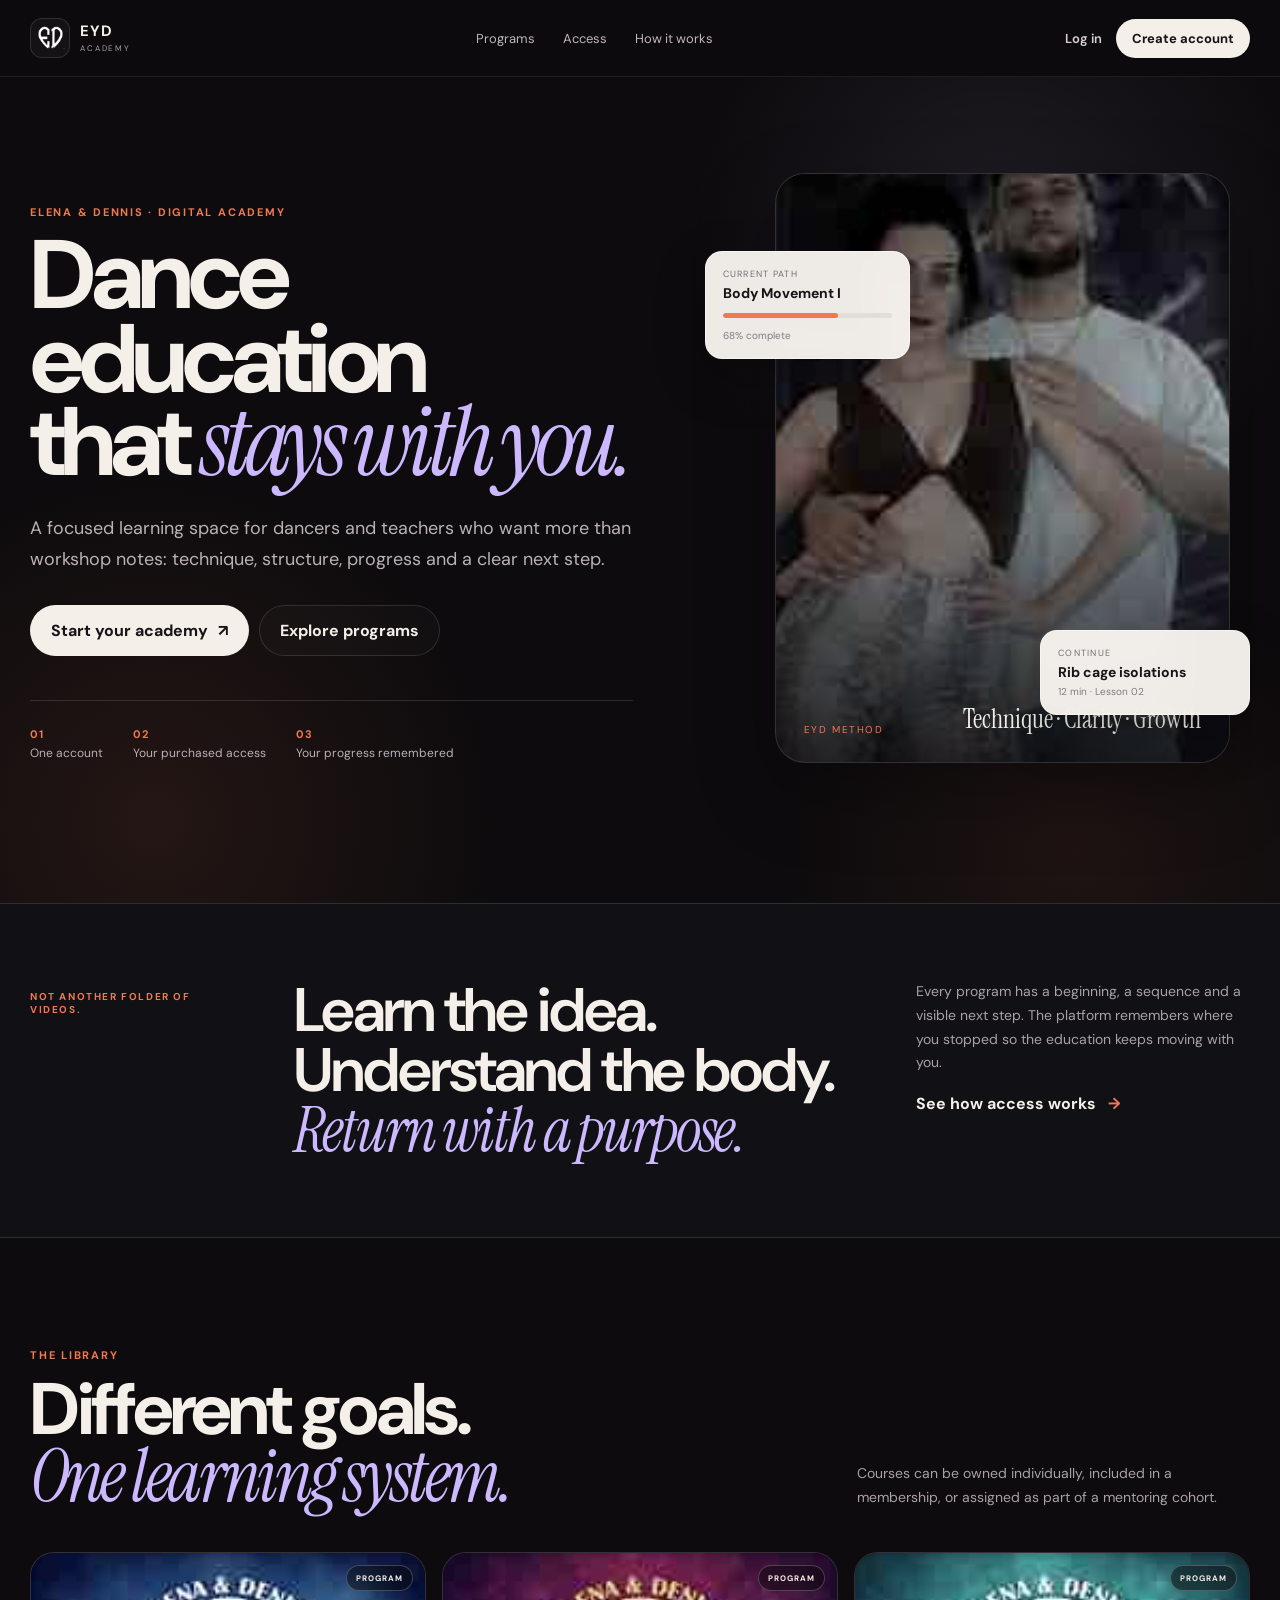
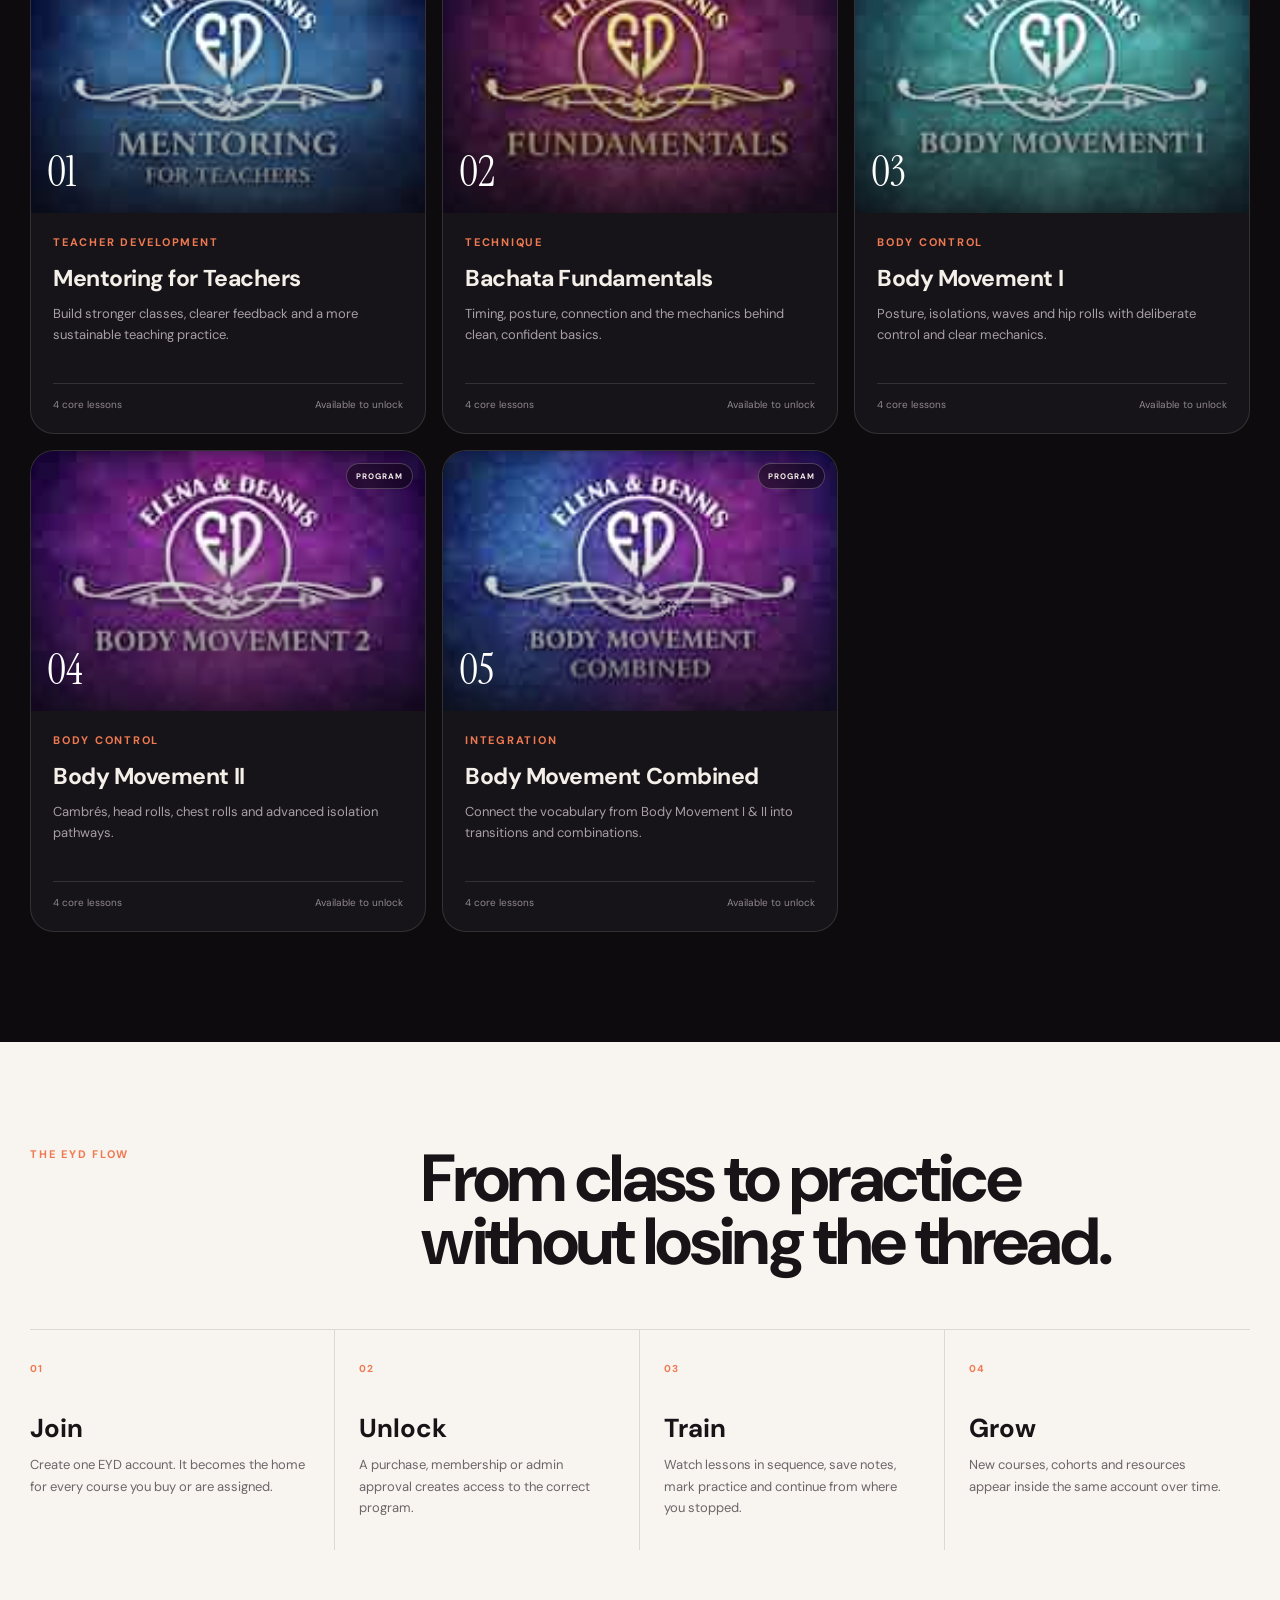
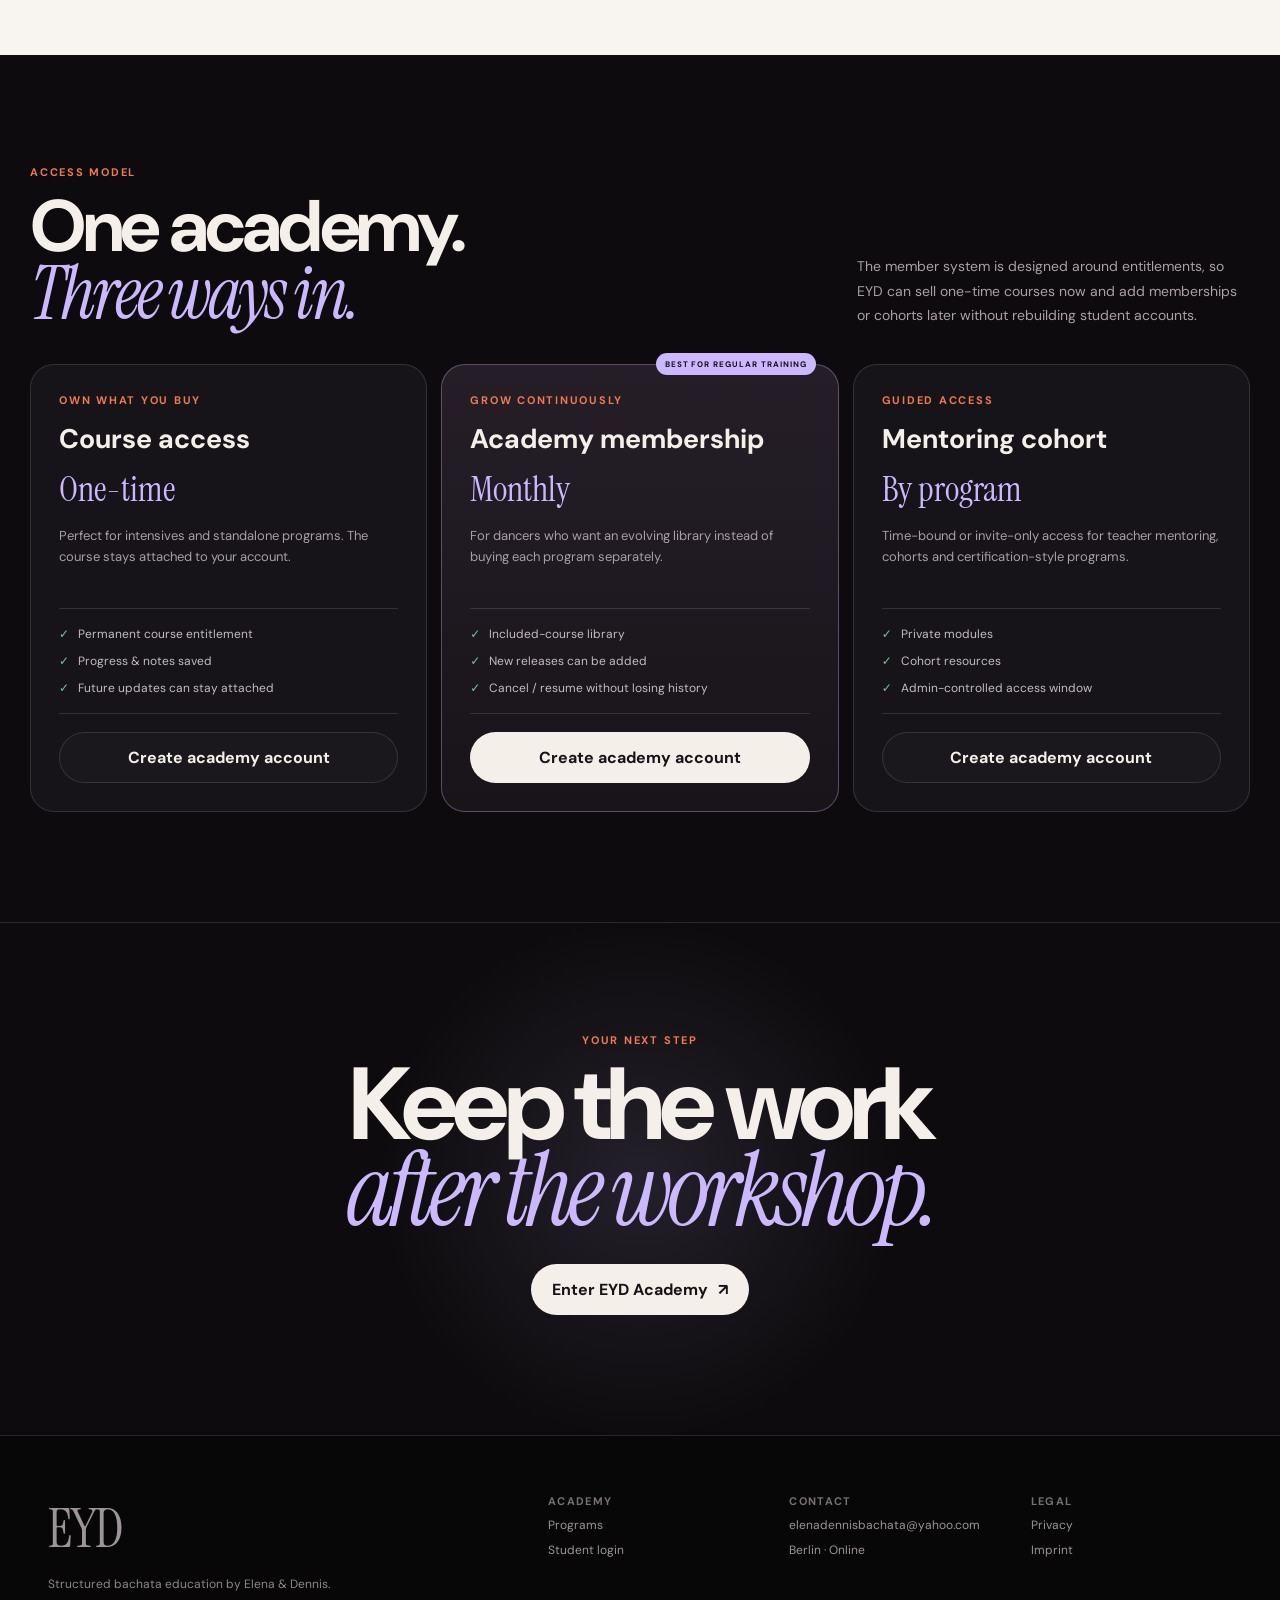
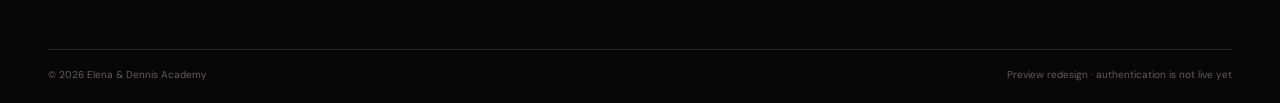
<file: index.html>
<!doctype html>
<html lang="en">
<head>
  <meta charset="utf-8">
  <meta name="viewport" content="width=device-width,initial-scale=1">
  <meta name="theme-color" content="#0d0b0d">
  <meta name="description" content="EYD Academy — structured bachata education for dancers and teachers by Elena & Dennis.">
  <title>EYD Academy — Train deeper. Keep growing.</title>
  <link rel="preconnect" href="https://fonts.googleapis.com">
  <link rel="preconnect" href="https://fonts.gstatic.com" crossorigin>
  <link href="https://fonts.googleapis.com/css2?family=DM+Sans:wght@400;500;600;700&family=Instrument+Serif:ital@0;1&display=swap" rel="stylesheet">
  <link rel="stylesheet" href="styles.css">
</head>
<body>
  <div id="app"></div>
  <div id="toast" class="toast" aria-live="polite"></div>
  <script src="app.js"></script>
</body>
</html>
</file>
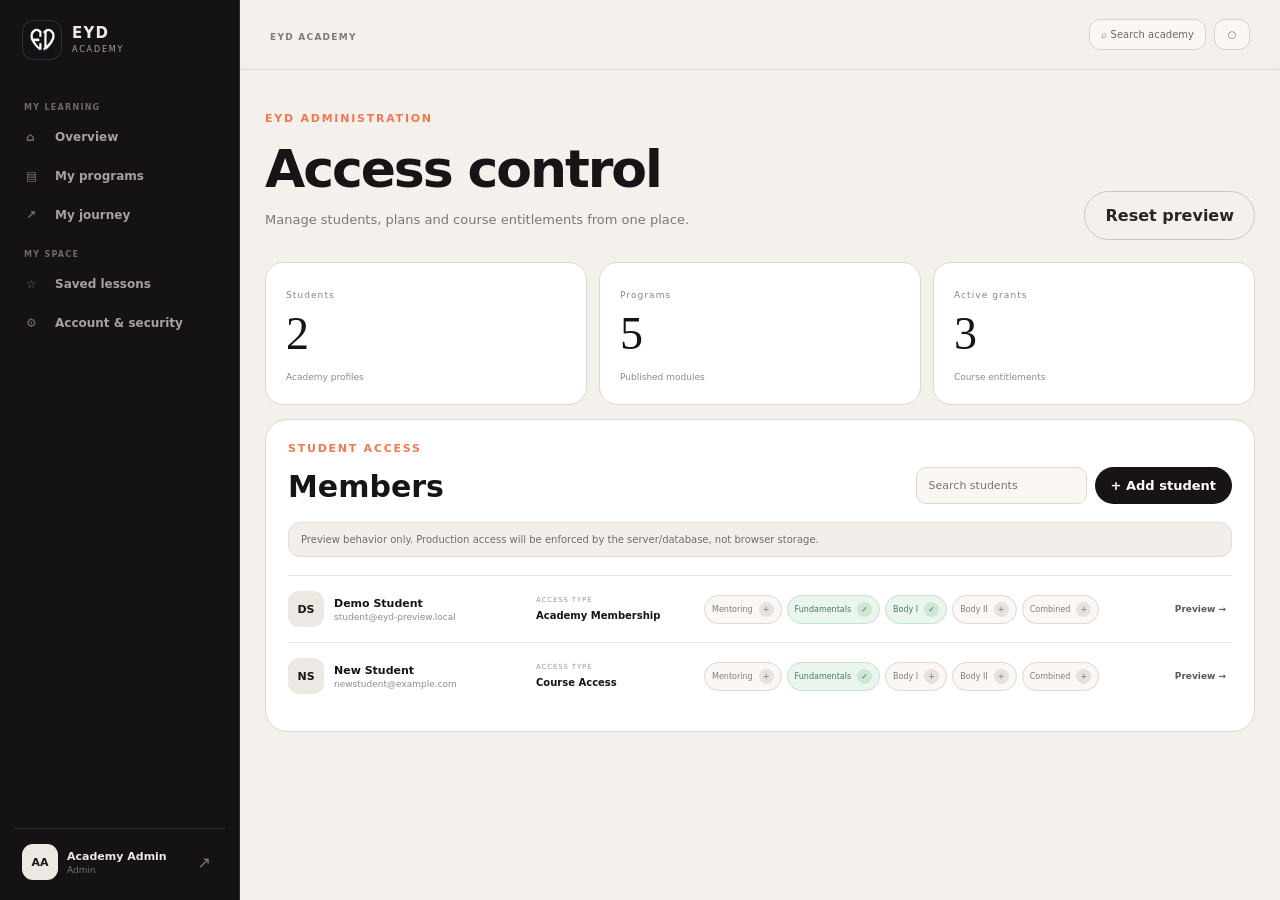
<file: admin-preview.html>
<!doctype html><meta charset="utf-8"><meta http-equiv="refresh" content="0; url=index.html?view=admin"><title>EYD Admin Preview</title><p>Opening <a href="index.html?view=admin">admin preview</a>…</p>
</file>
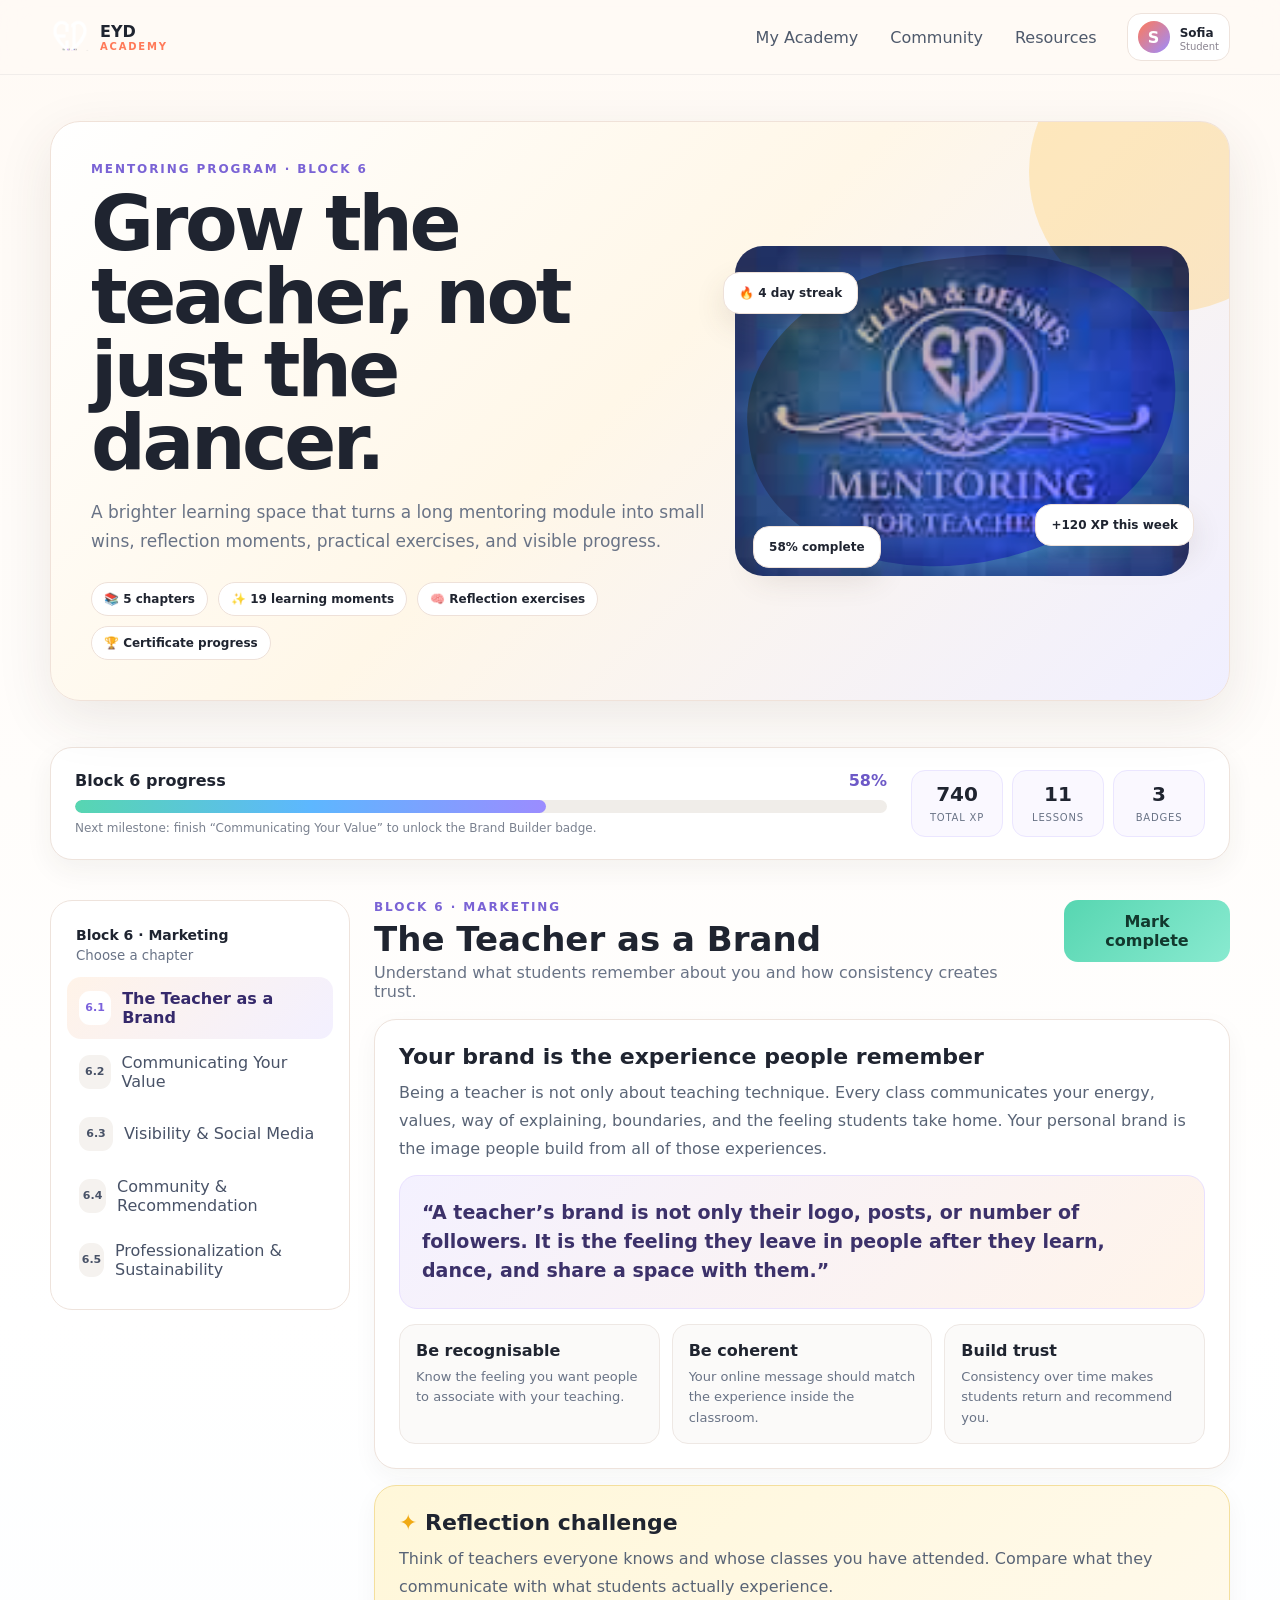
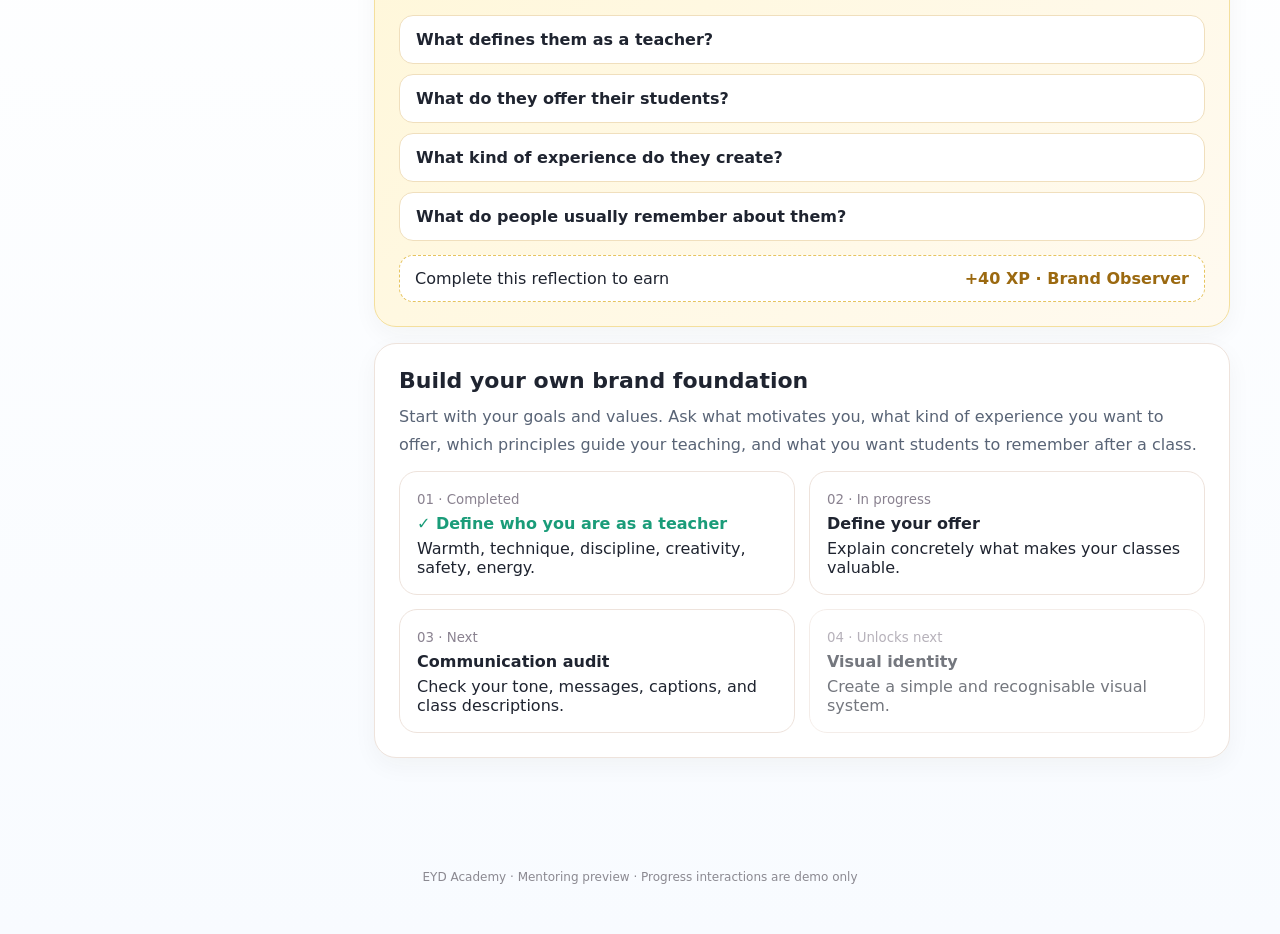
<file: mentoring-preview.html>
<!doctype html>
<html lang="en">
<head>
<meta charset="utf-8"><meta name="viewport" content="width=device-width,initial-scale=1">
<title>EYD Academy — Mentoring Preview</title>
<style>
:root{--ink:#1f2430;--muted:#697386;--cream:#fffaf5;--white:#fff;--peach:#ff7a59;--sun:#ffc857;--mint:#57d6b1;--lav:#9b8cff;--sky:#5db7ff;--line:#eadfd7;--shadow:0 18px 55px rgba(66,48,36,.10)}
*{box-sizing:border-box}body{margin:0;font-family:Inter,ui-sans-serif,system-ui,-apple-system,BlinkMacSystemFont,"Segoe UI",sans-serif;color:var(--ink);background:linear-gradient(180deg,#fffaf5 0,#fff 52%,#f8fbff 100%)}
button{font:inherit}.wrap{width:min(1180px,calc(100% - 36px));margin:auto}.nav{position:sticky;top:0;z-index:30;background:rgba(255,250,245,.86);backdrop-filter:blur(16px);border-bottom:1px solid rgba(31,36,48,.06)}.navin{height:74px;display:flex;align-items:center;gap:18px}.brand{display:flex;align-items:center;gap:10px;font-weight:900}.brand img{width:40px;height:40px;object-fit:contain}.brand small{display:block;color:var(--peach);font-size:10px;letter-spacing:.18em}.navlinks{margin-left:auto;display:flex;gap:8px}.nav button{border:0;background:transparent;border-radius:12px;padding:10px 12px;color:#4e596b;cursor:pointer}.nav button:hover{background:white}.profile{display:flex;align-items:center;gap:10px;background:white;border:1px solid #eee3dc;padding:7px 10px;border-radius:14px}.avatar{width:32px;height:32px;border-radius:50%;display:grid;place-items:center;font-weight:900;color:white;background:linear-gradient(135deg,var(--peach),var(--lav))}
.hero{padding:46px 0 28px}.heroCard{position:relative;overflow:hidden;display:grid;grid-template-columns:1.15fr .85fr;gap:30px;align-items:center;background:linear-gradient(135deg,#fff 0%,#fff7e8 48%,#f0efff 100%);border:1px solid #f0e2d9;border-radius:30px;padding:40px;box-shadow:var(--shadow)}.heroCard:before{content:"";position:absolute;width:280px;height:280px;border-radius:50%;right:-80px;top:-90px;background:rgba(255,200,87,.32)}.kicker{font-size:12px;font-weight:900;letter-spacing:.16em;text-transform:uppercase;color:#7a63d5}.hero h1{font-size:clamp(44px,6vw,78px);line-height:.95;margin:12px 0 18px;letter-spacing:-.045em}.hero p{font-size:17px;line-height:1.7;color:var(--muted);max-width:680px}.heroStats{display:flex;gap:10px;flex-wrap:wrap;margin-top:26px}.pill{background:white;border:1px solid #eee1d9;border-radius:999px;padding:9px 12px;font-size:12px;font-weight:800}.heroArt{position:relative;min-height:330px}.blob{position:absolute;inset:12px;border-radius:50% 45% 55% 48%;background:linear-gradient(135deg,#ffcf75,#9b8cff 72%);transform:rotate(-6deg)}.heroArt img{position:absolute;inset:0;width:100%;height:100%;object-fit:cover;border-radius:28px;mix-blend-mode:multiply;opacity:.88}.floating{position:absolute;background:white;border:1px solid #eee1d9;border-radius:16px;padding:13px 15px;box-shadow:0 12px 30px rgba(83,64,47,.12);font-size:12px;font-weight:800}.f1{left:-12px;top:26px}.f2{right:-5px;bottom:30px}.f3{left:18px;bottom:8px}
.progressShell{padding:18px 0 18px}.progressCard{display:grid;grid-template-columns:1fr auto;gap:24px;align-items:center;background:white;border:1px solid #eee3dc;border-radius:22px;padding:22px 24px;box-shadow:0 10px 28px rgba(48,44,38,.06)}.progressTitle{display:flex;justify-content:space-between;gap:18px;margin-bottom:10px}.progressbar{height:13px;background:#f0ede9;border-radius:999px;overflow:hidden}.progressbar i{display:block;width:58%;height:100%;border-radius:inherit;background:linear-gradient(90deg,var(--mint),var(--sky),var(--lav))}.xp{display:grid;grid-template-columns:repeat(3,auto);gap:9px}.xp div{min-width:92px;background:#faf8ff;border:1px solid #ebe6ff;border-radius:14px;padding:11px;text-align:center}.xp strong{display:block;font-size:20px}.xp span{font-size:10px;color:var(--muted);text-transform:uppercase;letter-spacing:.08em}
.main{padding:22px 0 70px;display:grid;grid-template-columns:300px 1fr;gap:24px}.sidebar{background:white;border:1px solid #eee3dc;border-radius:22px;padding:16px;height:max-content;position:sticky;top:96px}.sidehead{padding:8px 9px 12px}.sidehead b{font-size:14px}.sidehead small{display:block;color:var(--muted);margin-top:4px}.chapter{width:100%;text-align:left;border:0;background:transparent;border-radius:14px;padding:12px;margin:2px 0;cursor:pointer;display:flex;gap:11px;align-items:center;color:#485267}.chapter:hover{background:#fff8f2}.chapter.active{background:linear-gradient(135deg,#fff3e8,#f3f0ff);color:#35296b;font-weight:800}.num{width:34px;height:34px;border-radius:11px;display:grid;place-items:center;background:#f5f2ef;font-size:11px;font-weight:900}.chapter.active .num{background:white;color:#7b62dc}.content{min-width:0}.lessonTop{display:flex;justify-content:space-between;gap:20px;align-items:start;margin-bottom:18px}.lessonTop h2{font-size:34px;margin:5px 0 4px}.lessonTop p{color:var(--muted);margin:0}.complete{border:0;background:linear-gradient(135deg,var(--mint),#89ead0);padding:12px 16px;border-radius:14px;font-weight:900;color:#12392e;cursor:pointer}.complete:hover{transform:translateY(-1px)}
.card{background:white;border:1px solid #eee3dc;border-radius:22px;padding:24px;margin-bottom:16px;box-shadow:0 8px 25px rgba(55,44,34,.045)}.card h3{font-size:22px;margin:0 0 10px}.card p{line-height:1.75;color:#596476;margin:0 0 12px}.quote{background:linear-gradient(135deg,#f4f1ff,#fff4ea);border:1px solid #e9e0ff;border-radius:18px;padding:22px;font-size:19px;line-height:1.55;font-weight:800;color:#3c316a}.takeaway{display:grid;grid-template-columns:repeat(3,1fr);gap:12px;margin-top:15px}.takeaway div{border-radius:16px;padding:16px;background:#fbfaf9;border:1px solid #eee8e4}.takeaway b{display:block;margin-bottom:6px}.takeaway span{font-size:13px;line-height:1.5;color:var(--muted)}.activity{background:linear-gradient(135deg,#fff7d9,#fffaf0);border-color:#f4df9d}.activity h3:before{content:"✦ ";color:#f0aa15}.questions{display:grid;gap:10px;margin-top:14px}.q{padding:14px 16px;background:white;border:1px solid #f0dfbd;border-radius:14px;font-weight:700}.reward{display:flex;align-items:center;justify-content:space-between;gap:18px;margin-top:14px;background:#fff;border:1px dashed #e6c45f;border-radius:14px;padding:13px 15px}.reward strong{color:#9b6910}.lessonGrid{display:grid;grid-template-columns:repeat(2,1fr);gap:14px}.miniLesson{background:white;border:1px solid #eee3dc;border-radius:18px;padding:17px;cursor:pointer;transition:.18s}.miniLesson:hover{transform:translateY(-2px);box-shadow:0 12px 25px rgba(55,44,34,.08)}.miniLesson small{color:#8a8290}.miniLesson b{display:block;margin:6px 0}.done{color:#1a9c79}.locked{opacity:.62}.footer{text-align:center;color:#8b8991;padding:26px 0 50px;font-size:12px}
@media(max-width:900px){.heroCard{grid-template-columns:1fr}.heroArt{min-height:260px}.main{grid-template-columns:1fr}.sidebar{position:static;display:flex;overflow:auto;gap:6px}.chapter{min-width:200px}.xp{display:none}.takeaway,.lessonGrid{grid-template-columns:1fr}.navlinks{display:none}}
</style>
</head><body>
<div class="nav"><div class="wrap navin"><div class="brand"><img src="assets/eyd-logo.png"><div>EYD <small>ACADEMY</small></div></div><div class="navlinks"><button>My Academy</button><button>Community</button><button>Resources</button></div><div class="profile"><div class="avatar">S</div><div><b style="font-size:12px">Sofia</b><div style="font-size:10px;color:#8a8490">Student</div></div></div></div></div>
<header class="hero"><div class="wrap"><div class="heroCard"><div><div class="kicker">Mentoring Program · Block 6</div><h1>Grow the teacher, not just the dancer.</h1><p>A brighter learning space that turns a long mentoring module into small wins, reflection moments, practical exercises, and visible progress.</p><div class="heroStats"><span class="pill">📚 5 chapters</span><span class="pill">✨ 19 learning moments</span><span class="pill">🧠 Reflection exercises</span><span class="pill">🏆 Certificate progress</span></div></div><div class="heroArt"><div class="blob"></div><img src="assets/mentoring.jpg" alt="Mentoring"><div class="floating f1">🔥 4 day streak</div><div class="floating f2">+120 XP this week</div><div class="floating f3">58% complete</div></div></div></div></header>
<section class="progressShell"><div class="wrap"><div class="progressCard"><div><div class="progressTitle"><b>Block 6 progress</b><span style="font-weight:900;color:#6d59c7">58%</span></div><div class="progressbar"><i></i></div><div style="margin-top:8px;font-size:12px;color:#7b8290">Next milestone: finish “Communicating Your Value” to unlock the Brand Builder badge.</div></div><div class="xp"><div><strong>740</strong><span>Total XP</span></div><div><strong>11</strong><span>Lessons</span></div><div><strong>3</strong><span>Badges</span></div></div></div></div></section>
<div class="wrap main"><aside class="sidebar"><div class="sidehead"><b>Block 6 · Marketing</b><small>Choose a chapter</small></div><button class="chapter active" onclick="showChapter('brand',this)"><span class="num">6.1</span><span>The Teacher as a Brand</span></button><button class="chapter" onclick="showChapter('value',this)"><span class="num">6.2</span><span>Communicating Your Value</span></button><button class="chapter" onclick="showChapter('visibility',this)"><span class="num">6.3</span><span>Visibility & Social Media</span></button><button class="chapter" onclick="showChapter('community',this)"><span class="num">6.4</span><span>Community & Recommendation</span></button><button class="chapter" onclick="showChapter('professional',this)"><span class="num">6.5</span><span>Professionalization & Sustainability</span></button></aside><main class="content" id="content"></main></div>
<div class="footer">EYD Academy · Mentoring preview · Progress interactions are demo only</div>
<script>
const chapters={
brand:{title:'The Teacher as a Brand',subtitle:'Understand what students remember about you and how consistency creates trust.',html:`
<div class="card"><h3>Your brand is the experience people remember</h3><p>Being a teacher is not only about teaching technique. Every class communicates your energy, values, way of explaining, boundaries, and the feeling students take home. Your personal brand is the image people build from all of those experiences.</p><div class="quote">“A teacher’s brand is not only their logo, posts, or number of followers. It is the feeling they leave in people after they learn, dance, and share a space with them.”</div><div class="takeaway"><div><b>Be recognisable</b><span>Know the feeling you want people to associate with your teaching.</span></div><div><b>Be coherent</b><span>Your online message should match the experience inside the classroom.</span></div><div><b>Build trust</b><span>Consistency over time makes students return and recommend you.</span></div></div></div>
<div class="card activity"><h3>Reflection challenge</h3><p>Think of teachers everyone knows and whose classes you have attended. Compare what they communicate with what students actually experience.</p><div class="questions"><div class="q">What defines them as a teacher?</div><div class="q">What do they offer their students?</div><div class="q">What kind of experience do they create?</div><div class="q">What do people usually remember about them?</div></div><div class="reward"><span>Complete this reflection to earn</span><strong>+40 XP · Brand Observer</strong></div></div>
<div class="card"><h3>Build your own brand foundation</h3><p>Start with your goals and values. Ask what motivates you, what kind of experience you want to offer, which principles guide your teaching, and what you want students to remember after a class.</p><div class="lessonGrid"><div class="miniLesson"><small>01 · Completed</small><b class="done">✓ Define who you are as a teacher</b><span>Warmth, technique, discipline, creativity, safety, energy.</span></div><div class="miniLesson"><small>02 · In progress</small><b>Define your offer</b><span>Explain concretely what makes your classes valuable.</span></div><div class="miniLesson"><small>03 · Next</small><b>Communication audit</b><span>Check your tone, messages, captions, and class descriptions.</span></div><div class="miniLesson locked"><small>04 · Unlocks next</small><b>Visual identity</b><span>Create a simple and recognisable visual system.</span></div></div></div>`},
value:{title:'Communicating Your Value',subtitle:'Help people understand what they can learn with you and how they will feel in your classes.',html:`<div class="card"><h3>Being good is not enough if people do not understand your value</h3><p>Students may see that you dance very well and still not know whether your classes fit their level, whether you explain clearly, or whether they will feel comfortable. Your value also lives in the way you adapt, explain, create safety, build community, and help students progress.</p><div class="quote">Consistency can be more valuable than a single impressive moment. Familiarity creates trust.</div></div><div class="card activity"><h3>Rewrite the announcement</h3><p>Turn a plain schedule post into a message that helps a student imagine the experience.</p><div class="q">Before: “Bachata Intermediate — Wednesday, 19:00”</div><div class="q">Your task: add who it is for, what students will improve, and how it will feel.</div><div class="reward"><span>Practice reward</span><strong>+50 XP · Clear Communicator</strong></div></div><div class="card"><h3>Poster hierarchy</h3><p>A poster should capture attention, communicate the essentials, and make the next step obvious. Decide what people should see first based on what you are promoting: artist, class type, level, date, atmosphere, or benefit.</p></div>`},
visibility:{title:'Visibility & Social Media',subtitle:'Turn social media into a digital introduction that helps students imagine learning with you.',html:`<div class="card"><h3>Visibility is repetition with purpose</h3><p>People often need to see your name, face, dancing, teaching style, personality, and work several times before they remember you or decide to attend.</p><div class="takeaway"><div><b>Who are you?</b><span>Your profile should quickly communicate identity.</span></div><div><b>What do you offer?</b><span>Make the learning experience visible, not only your best dancing.</span></div><div><b>Why learn from you?</b><span>Show atmosphere, explanations, students, and professionalism.</span></div></div></div><div class="card activity"><h3>Profile audit</h3><div class="questions"><div class="q">Could a complete beginner understand what you teach in 10 seconds?</div><div class="q">Can someone see how you explain, not only how you dance?</div><div class="q">Does your profile feel welcoming and professional?</div></div><div class="reward"><span>Complete the audit</span><strong>+35 XP · Visibility Check</strong></div></div>`},
community:{title:'Community & Recommendation',subtitle:'Build a community that can create connection and momentum without depending on the teacher for everything.',html:`<div class="card"><h3>A strong community creates participation</h3><p>Students should not only connect with the teacher. They should build relationships with one another, share memories and values, welcome newcomers, organise practice, recommend events, and help the group stay active.</p><div class="quote">The goal is not to control every interaction. It is to create space for participation without making everything depend on the teacher.</div></div><div class="card activity"><h3>Identify your connectors</h3><p>Who naturally talks to newcomers, suggests plans, shares content, invites friends, and connects different groups?</p><div class="reward"><span>Community challenge</span><strong>+45 XP · Connector Spotter</strong></div></div><div class="card"><h3>Community health checklist</h3><div class="lessonGrid"><div class="miniLesson"><b>Welcoming newcomers</b><span>Make the first contact easy and inclusive.</span></div><div class="miniLesson"><b>Shared ownership</b><span>Let students organise and contribute.</span></div><div class="miniLesson"><b>Safety & guidelines</b><span>Make boundaries and expected behaviour clear.</span></div><div class="miniLesson"><b>Conflict management</b><span>Handle problems calmly, privately, and fairly.</span></div></div></div>`},
professional:{title:'Professionalization & Sustainability',subtitle:'Create systems that make your teaching reliable, financially viable, and sustainable over time.',html:`<div class="card"><h3>Professional does not mean impersonal</h3><p>Professionalising a project means creating clarity and consistency around offers, schedules, prices, payments, cancellations, communication, and expectations. Warmth and personality can stay; the chaos should not.</p><div class="takeaway"><div><b>Reliable</b><span>Arrive prepared, communicate changes early, and fulfil commitments.</span></div><div><b>Clear</b><span>Students should know what they are buying and what to expect.</span></div><div><b>Sustainable</b><span>Quality should not depend on constant exhaustion or unpaid invisible work.</span></div></div></div><div class="card"><h3>Value all the invisible work</h3><p>Teaching also includes lesson preparation, music selection, messages, content, registrations, payments, events, training, problem solving, student support, and community building. Sustainable pricing has to account for more than the minutes spent in class.</p></div><div class="card activity"><h3>Sustainability check</h3><div class="questions"><div class="q">What is the real cost of offering one class?</div><div class="q">How many students are needed to cover the full cost?</div><div class="q">Which activities are profitable and which create hidden losses?</div><div class="q">Can this project continue in this way?</div></div><div class="reward"><span>Finish this check</span><strong>+60 XP · Sustainable Teacher</strong></div></div>`}
};
function showChapter(id,btn){document.querySelectorAll('.chapter').forEach(x=>x.classList.remove('active'));if(btn)btn.classList.add('active');const c=chapters[id];document.getElementById('content').innerHTML=`<div class="lessonTop"><div><div class="kicker">Block 6 · Marketing</div><h2>${c.title}</h2><p>${c.subtitle}</p></div><button class="complete" onclick="this.textContent='✓ Completed';this.style.background='#dff7ef'">Mark complete</button></div>${c.html}`;window.scrollTo({top:document.querySelector('.main').offsetTop-80,behavior:'smooth'})}
showChapter('brand',document.querySelector('.chapter'));
</script></body></html>
</file>
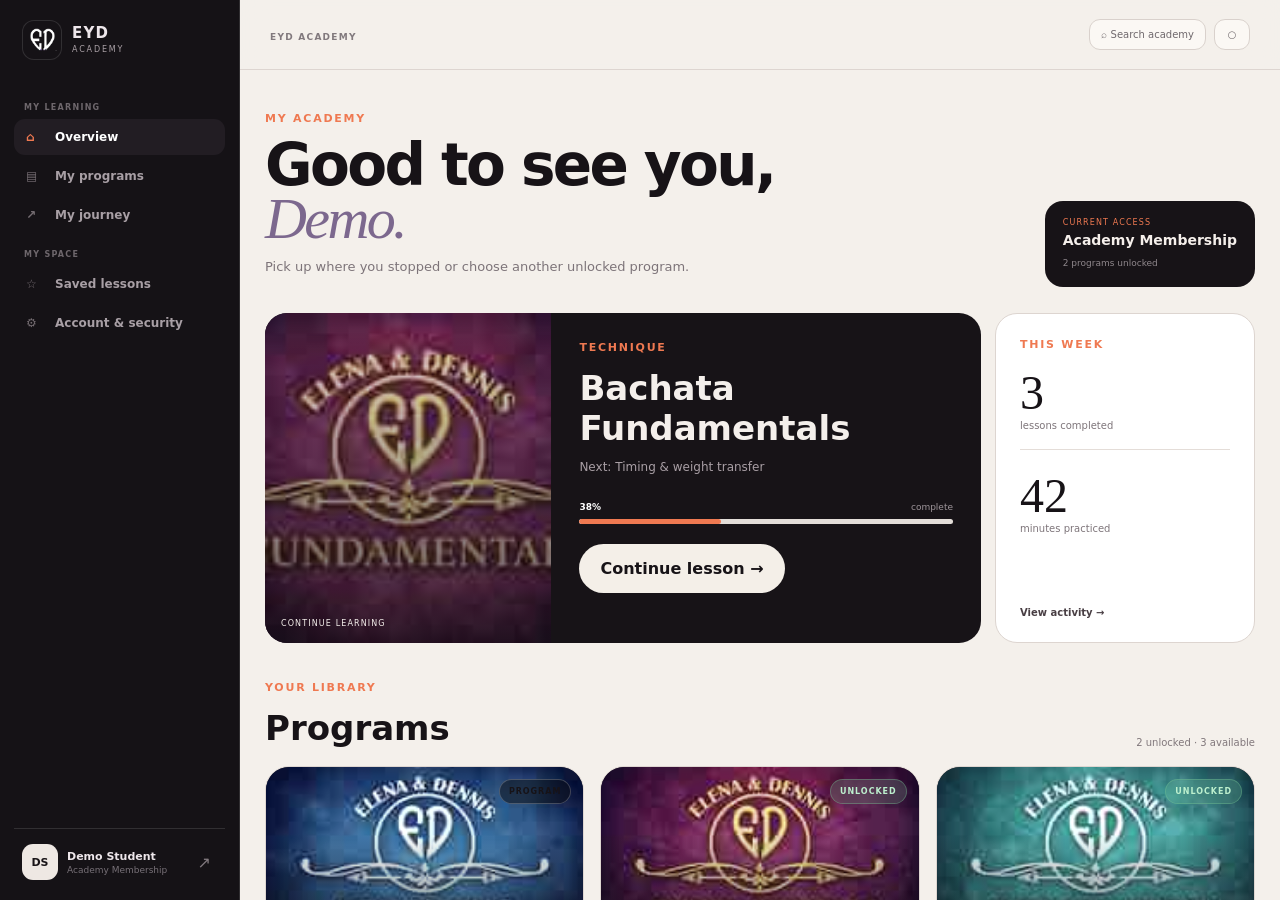
<file: student-preview.html>
<!doctype html><meta charset="utf-8"><meta http-equiv="refresh" content="0; url=index.html?view=student"><title>EYD Student Preview</title><p>Opening <a href="index.html?view=student">student preview</a>…</p>
</file>
<file: styles.css>
:root{
  --bg:#0d0b0d;--bg2:#121013;--panel:#171419;--panel2:#1d191f;--cream:#f4efe8;--paper:#f8f4ef;--ink:#171317;--muted:#aaa0a6;--line:rgba(255,255,255,.12);--line-dark:rgba(22,18,22,.12);--accent:#ef7951;--accent2:#cbb8ff;--green:#7bc795;--radius:22px;--shell:min(1220px,calc(100% - 48px));--serif:"Instrument Serif",Georgia,serif;--sans:"DM Sans",system-ui,sans-serif;--shadow:0 28px 80px rgba(0,0,0,.28)
}
*{box-sizing:border-box}html{scroll-behavior:smooth}body{margin:0;background:var(--bg);color:var(--cream);font-family:var(--sans);-webkit-font-smoothing:antialiased}button,input{font:inherit}button{cursor:pointer}button,a{color:inherit}a{text-decoration:none}img{display:block;max-width:100%}.shell{width:var(--shell);margin:auto}.micro{margin:0 0 14px;font-size:11px;font-weight:700;letter-spacing:.16em;text-transform:uppercase;color:var(--accent)}em{font-family:var(--serif);font-weight:400}.button{border:1px solid transparent;border-radius:999px;padding:14px 20px;background:transparent;font-weight:700;display:inline-flex;align-items:center;justify-content:center;gap:10px;transition:.22s}.button:hover{transform:translateY(-2px)}.button.light{background:var(--cream);color:var(--ink)}.button.outline{border-color:var(--line);color:var(--cream);background:rgba(255,255,255,.02)}.button.compact{padding:10px 15px;font-size:13px}.button.full{width:100%}.textButton{border:0;background:transparent;color:#d8d0d5;font-size:13px;font-weight:600}.profileButton{width:38px;height:38px;border-radius:50%;border:1px solid var(--line);background:var(--panel2);color:#fff;font-weight:700}.arrowLink{border:0;background:transparent;padding:0;color:var(--cream);font-weight:700}.arrowLink span{color:var(--accent);margin-left:8px}

.siteNav{position:sticky;top:0;z-index:50;background:rgba(13,11,13,.88);backdrop-filter:blur(18px);border-bottom:1px solid rgba(255,255,255,.08)}.navShell{width:var(--shell);height:76px;margin:auto;display:grid;grid-template-columns:auto 1fr auto;align-items:center;gap:30px}.brand{display:flex;align-items:center;gap:10px;border:0;background:transparent;padding:0}.brandMark{width:40px;height:40px;border:1px solid var(--line);border-radius:12px;display:grid;place-items:center;background:#151216}.brandMark img{width:29px;height:29px;object-fit:contain}.brandWords{display:grid;text-align:left;line-height:1}.brandWords b{font-size:15px;letter-spacing:.08em}.brandWords small{font-size:8px;letter-spacing:.23em;color:var(--muted);margin-top:5px}.navLinks{justify-self:center;display:flex;gap:4px}.navLinks button{border:0;background:transparent;padding:10px 12px;color:#bfb6bc;font-size:13px}.navLinks button:hover{color:#fff}.navActions{display:flex;align-items:center;gap:8px}

.hero{position:relative;overflow:hidden;padding:86px 0 100px;background:radial-gradient(circle at 78% 20%,rgba(203,184,255,.10),transparent 26%),radial-gradient(circle at 12% 90%,rgba(239,121,81,.10),transparent 26%),#0d0b0d}.heroGlow{position:absolute;inset:auto -10vw -22vw auto;width:52vw;height:52vw;border-radius:50%;background:radial-gradient(circle,rgba(239,121,81,.08),transparent 62%);pointer-events:none}.heroGrid{display:grid;grid-template-columns:1.05fr .95fr;gap:72px;align-items:center}.heroCopy h1{font-size:clamp(58px,7.6vw,112px);line-height:.86;letter-spacing:-.055em;margin:0;max-width:790px}.heroCopy h1 em{color:var(--accent2)}.heroLead{max-width:620px;color:#bbb1b7;font-size:18px;line-height:1.72;margin:28px 0 30px}.heroActions{display:flex;gap:10px;flex-wrap:wrap}.heroProof{display:flex;gap:30px;margin-top:44px;padding-top:26px;border-top:1px solid var(--line)}.heroProof div{display:grid;gap:4px}.heroProof strong{font-size:11px;color:var(--accent);letter-spacing:.13em}.heroProof span{font-size:12px;color:#b9b0b6}.heroStage{position:relative;min-height:640px}.stageFrame{position:absolute;inset:10px 20px 40px 70px;border:1px solid var(--line);border-radius:30px;overflow:hidden;background:#181419;box-shadow:var(--shadow)}.stageFrame img{width:100%;height:100%;object-fit:cover;filter:saturate(.55) contrast(1.08);transform:scale(1.02)}.stageShade{position:absolute;inset:0;background:linear-gradient(180deg,rgba(9,7,9,.08),rgba(9,7,9,.18) 50%,rgba(9,7,9,.8))}.stageLabel{position:absolute;left:28px;right:28px;bottom:26px;display:flex;align-items:end;justify-content:space-between;gap:20px}.stageLabel span{font-size:10px;letter-spacing:.16em;color:var(--accent)}.stageLabel b{font-family:var(--serif);font-size:26px;font-weight:400}.floatCard{position:absolute;z-index:3;background:rgba(248,244,239,.96);color:var(--ink);border:1px solid rgba(255,255,255,.55);box-shadow:0 18px 50px rgba(0,0,0,.25);backdrop-filter:blur(14px);padding:16px 17px;border-radius:17px;display:grid;gap:4px}.floatCard span{font-size:9px;letter-spacing:.14em;text-transform:uppercase;color:#766e73}.floatCard b{font-size:14px}.floatCard small{font-size:10px;color:#847b80}.progressCard{width:205px;left:0;top:88px}.lessonCard{width:210px;right:0;bottom:88px}.progressTrack{height:5px;border-radius:99px;background:#e3ddd8;overflow:hidden;margin:7px 0}.progressTrack i{display:block;height:100%;background:var(--accent);border-radius:99px}

.manifesto{border-block:1px solid var(--line);background:#111014;padding:76px 0}.manifestoGrid{display:grid;grid-template-columns:.45fr 1.2fr .7fr;gap:50px;align-items:start}.manifestoGrid>p{font-size:10px;letter-spacing:.16em;color:var(--accent);font-weight:700}.manifesto h2{font-size:clamp(38px,4.8vw,68px);line-height:.98;letter-spacing:-.035em;margin:0;font-weight:600}.manifesto h2 em{color:var(--accent2)}.manifestoGrid>div p{color:#aaa1a7;line-height:1.7;font-size:14px;margin:0 0 18px}

.section{padding:110px 0}.sectionHead{display:grid;grid-template-columns:1fr .52fr;gap:70px;align-items:end;margin-bottom:42px}.sectionHead h2{margin:0;font-size:clamp(42px,5.7vw,74px);line-height:.92;letter-spacing:-.045em}.sectionHead h2 em{color:var(--accent2)}.sectionHead>p{margin:0;color:var(--muted);line-height:1.75;font-size:14px}.programGrid{display:grid;grid-template-columns:repeat(3,1fr);gap:16px}.programCard{border:1px solid var(--line);border-radius:24px;overflow:hidden;background:var(--panel);transition:.25s}.programCard:hover{transform:translateY(-4px);border-color:rgba(255,255,255,.22)}.programImage{height:260px;position:relative;overflow:hidden;background:#1d191f}.programImage:after{content:"";position:absolute;inset:0;background:linear-gradient(180deg,transparent 35%,rgba(13,11,13,.64))}.programImage img{width:100%;height:100%;object-fit:cover;filter:saturate(.55) contrast(1.05);transform:scale(1.03)}.programNumber{position:absolute;left:16px;bottom:14px;z-index:2;font-family:var(--serif);font-size:42px;color:#fff}.accessChip{position:absolute;right:12px;top:12px;z-index:2;border:1px solid rgba(255,255,255,.22);background:rgba(10,8,10,.48);backdrop-filter:blur(10px);border-radius:99px;padding:7px 9px;font-size:8px;font-weight:700;letter-spacing:.12em}.accessChip.open{background:rgba(123,199,149,.18);color:#bdf0ce;border-color:rgba(123,199,149,.36)}.programBody{padding:22px}.programBody h3{margin:0 0 10px;font-size:23px;letter-spacing:-.02em}.programBody>p:not(.micro){margin:0;color:#a89fa5;font-size:13px;line-height:1.62;min-height:62px}.programMeta{display:flex;justify-content:space-between;gap:10px;border-top:1px solid var(--line);padding-top:14px;margin-top:18px;color:#8f878d;font-size:10px}.cardAction{width:100%;margin-top:16px;border-radius:12px;border:1px solid var(--line);background:transparent;color:#777077;padding:11px;font-weight:700}.cardAction.active{background:var(--cream);color:var(--ink);border-color:var(--cream)}

.darkBand{padding:105px 0;background:var(--paper);color:var(--ink)}.bandIntro{display:grid;grid-template-columns:.4fr 1fr;gap:60px;align-items:start;margin-bottom:56px}.bandIntro h2{margin:0;font-size:clamp(44px,5.2vw,72px);line-height:.95;letter-spacing:-.04em}.steps{display:grid;grid-template-columns:repeat(4,1fr);border-top:1px solid var(--line-dark)}.steps article{padding:26px 24px 0 0;border-right:1px solid var(--line-dark);min-height:220px}.steps article+article{padding-left:24px}.steps article:last-child{border-right:0}.steps span{font-size:10px;letter-spacing:.14em;color:var(--accent);font-weight:700}.steps h3{font-size:26px;margin:34px 0 9px}.steps p{font-size:13px;line-height:1.65;color:#6d656a;margin:0}

.accessHead{margin-bottom:36px}.planGrid{display:grid;grid-template-columns:repeat(3,1fr);gap:14px}.plan{position:relative;border:1px solid var(--line);border-radius:24px;background:var(--panel);padding:28px}.plan.featured{background:linear-gradient(180deg,#251e27,#181419);border-color:rgba(203,184,255,.34)}.planFlag{position:absolute;top:-12px;right:22px;background:var(--accent2);color:#181319;padding:6px 9px;border-radius:99px;font-size:8px;font-weight:800;letter-spacing:.12em}.plan h3{font-size:27px;margin:0 0 10px}.plan>strong{font-family:var(--serif);font-size:35px;font-weight:400;color:var(--accent2)}.plan>p:not(.micro){color:#a89fa5;font-size:13px;line-height:1.65;min-height:65px}.plan ul{list-style:none;padding:17px 0;margin:18px 0;border-block:1px solid var(--line);display:grid;gap:11px}.plan li{font-size:12px;color:#c5bbc1;display:flex;gap:9px}.plan li span{color:var(--green)}.plan .button{width:100%}

.closing{padding:110px 0 120px;background:radial-gradient(circle at center,rgba(203,184,255,.12),transparent 38%),#0d0b0d;border-top:1px solid var(--line)}.closingInner{text-align:center}.closing h2{margin:0 auto 30px;font-size:clamp(56px,8vw,110px);line-height:.84;letter-spacing:-.055em}.closing h2 em{color:var(--accent2)}

.footer{padding:58px 24px 22px;background:#080708;border-top:1px solid var(--line)}.footerShell{width:var(--shell);margin:auto;display:grid;grid-template-columns:1.6fr repeat(3,.7fr);gap:40px}.footerShell>div:not(.footerBrand){display:grid;align-content:start;gap:9px}.footerShell b{font-size:11px;letter-spacing:.12em;text-transform:uppercase;color:#777077}.footerShell button,.footerShell a,.footerShell span{border:0;background:transparent;padding:0;text-align:left;font-size:12px;color:#9c9499}.footerBrand span{font-family:var(--serif);font-size:54px}.footerBrand p{color:#8e868b;font-size:12px}.footerBottom{width:var(--shell);margin:45px auto 0;padding-top:18px;border-top:1px solid var(--line);display:flex;justify-content:space-between;color:#625c60;font-size:10px}

.authPage{min-height:calc(100vh - 76px);display:grid;grid-template-columns:1.05fr .95fr}.authVisual{background:radial-gradient(circle at 65% 30%,rgba(203,184,255,.14),transparent 30%),#111014;display:grid;place-items:center;padding:70px}.authVisualInner{max-width:580px}.authVisual h1{font-size:clamp(58px,7vw,94px);line-height:.86;letter-spacing:-.05em;margin:0}.authVisual h1 em{color:var(--accent2)}.authVisualInner>p:not(.micro){max-width:520px;color:#aaa1a7;line-height:1.75;margin:26px 0}.authVisualCard{margin-top:46px;border:1px solid var(--line);border-radius:18px;padding:17px 18px;display:grid;gap:4px;background:rgba(255,255,255,.025)}.authVisualCard span{font-size:9px;letter-spacing:.14em;color:var(--accent)}.authVisualCard b{font-size:13px}.authPanel{background:var(--paper);color:var(--ink);display:grid;place-items:center;padding:60px 30px}.authBox{width:min(440px,100%)}.authBack{border:0;background:transparent;padding:0;margin-bottom:48px;color:#766f73;font-size:12px}.authBox h2{font-size:44px;letter-spacing:-.035em;margin:0 0 10px}.authIntro{color:#746d71;font-size:13px;line-height:1.6;margin-bottom:26px}.authBox label{display:grid;gap:7px;margin-bottom:14px;font-size:11px;font-weight:700;color:#534d50}.authBox input{width:100%;border:1px solid #d8d0d4;border-radius:12px;background:#fff;padding:14px 15px;outline:none;color:#201b1e}.authBox input:focus{border-color:#9b8ead;box-shadow:0 0 0 3px rgba(155,142,173,.12)}.forgot{display:block;margin:-3px 0 17px auto;border:0;background:transparent;color:#766f73;font-size:11px}.authError{min-height:20px;color:#c64b46;font-size:11px;margin-top:8px}.demoCredentials{margin-top:14px;border:1px solid #ddd4d8;background:#eee8eb;border-radius:14px;padding:13px;display:grid;gap:4px;color:#746c71;font-size:10px}.demoCredentials b{color:#3d363a}.authSwitch{text-align:center;color:#746c71;font-size:11px}.authSwitch button{border:0;background:transparent;color:#2a2427;font-weight:700}

.memberApp{min-height:100vh;background:#f4f0eb;color:var(--ink);display:grid;grid-template-columns:240px 1fr}.memberSide{position:fixed;left:0;top:0;width:240px;height:100vh;background:#151216;color:#eee7eb;border-right:1px solid var(--line);padding:20px 14px;display:flex;flex-direction:column;z-index:40}.memberBrand{padding:0 8px 26px}.sideLabel{font-size:8px;letter-spacing:.16em;color:#6e676c;font-weight:800;padding:17px 10px 7px}.memberSide nav{display:grid;gap:3px}.memberSide nav button{display:flex;align-items:center;gap:11px;border:0;border-radius:11px;background:transparent;color:#a89fa5;padding:11px 12px;text-align:left;font-size:12px;font-weight:600}.memberSide nav button span{width:18px;color:#756d72}.memberSide nav button:hover,.memberSide nav button.active{background:#221d23;color:#fff}.memberSide nav button.active span{color:var(--accent)}.memberUser{margin-top:auto;border-top:1px solid var(--line);padding:15px 8px 0;display:grid;grid-template-columns:auto 1fr auto;align-items:center;gap:9px}.avatar{width:36px;height:36px;border-radius:11px;display:grid;place-items:center;background:#eee8e3;color:#191518;font-size:11px;font-weight:800}.memberUser b{display:block;font-size:11px}.memberUser span{display:block;font-size:9px;color:#777077;margin-top:2px}.memberUser button{border:0;background:transparent;color:#81797e}.memberMain{grid-column:2;min-width:0}.memberTop{height:70px;border-bottom:1px solid #ddd5d0;background:rgba(244,240,235,.92);backdrop-filter:blur(14px);position:sticky;top:0;z-index:20;display:flex;align-items:center;justify-content:space-between;padding:0 30px}.mobileEyebrow{font-size:9px;letter-spacing:.14em;color:#81797d;font-weight:800}.memberTopActions{display:flex;gap:8px}.searchButton,.notification{border:1px solid #d9d1cc;background:#fbf8f4;border-radius:11px;padding:9px 11px;color:#6f686c;font-size:10px}.notification{width:36px}.dashboard,.adminPage,.courseView{width:min(1180px,calc(100% - 50px));margin:auto;padding:42px 0 70px}.dashboardHero{display:grid;grid-template-columns:1fr auto;align-items:end;gap:30px;margin-bottom:26px}.dashboardHero h1{margin:0;font-size:58px;line-height:.92;letter-spacing:-.045em}.dashboardHero h1 em{color:#7c688e}.dashboardHero>div>p:not(.micro){color:#7d7479;font-size:13px}.membershipBadge{min-width:210px;background:#171317;color:#f5efeb;border-radius:18px;padding:17px 18px}.membershipBadge span{display:block;font-size:8px;letter-spacing:.14em;color:var(--accent)}.membershipBadge b{display:block;font-size:14px;margin:5px 0 3px}.membershipBadge small{font-size:9px;color:#8f878c}.continueGrid{display:grid;grid-template-columns:1fr 260px;gap:14px}.continueCard{background:#171317;color:#f4efeb;border-radius:22px;overflow:hidden;display:grid;grid-template-columns:40% 60%;min-height:330px}.continueMedia{position:relative;overflow:hidden}.continueMedia img{width:100%;height:100%;object-fit:cover;filter:saturate(.5)}.continueMedia:after{content:"";position:absolute;inset:0;background:linear-gradient(180deg,transparent,rgba(10,8,10,.62))}.continueMedia span{position:absolute;z-index:2;left:16px;bottom:15px;font-size:8px;letter-spacing:.14em}.continueCopy{padding:28px}.continueCopy h2{font-size:34px;margin:0 0 8px}.continueCopy>p:not(.micro){color:#a99fa5;font-size:12px}.continueProgress{margin:28px 0 20px}.continueProgress>span{display:flex;justify-content:space-between;color:#9f969b;font-size:9px}.continueProgress>span b{color:#fff}.weekCard{background:#fff;border:1px solid #ddd5d0;border-radius:22px;padding:24px;display:flex;flex-direction:column}.weekCard strong{font-family:var(--serif);font-size:48px;font-weight:400}.weekCard span{font-size:10px;color:#7e757a}.weekRule{height:1px;background:#e4ddd8;margin:18px 0}.weekCard button{margin-top:auto;border:0;background:transparent;text-align:left;padding:0;color:#493f44;font-size:10px;font-weight:700}.dashboardLibrary{margin-top:38px}.dashboardTitle{display:flex;align-items:end;justify-content:space-between;margin-bottom:18px}.dashboardTitle h2{font-size:34px;margin:0}.dashboardTitle>span{font-size:10px;color:#80777b}.memberPrograms{grid-template-columns:repeat(3,1fr)}.memberPrograms .programCard{background:#fff;border-color:#ded6d1}.memberPrograms .programBody h3{color:#211c1f}.memberPrograms .programBody>p:not(.micro){color:#746d71}.memberPrograms .programMeta{border-color:#e8e1dc;color:#8f878a}.memberPrograms .programImage{height:190px}.memberPrograms .cardAction:not(.active){color:#9a9296;border-color:#e0d8d3}.memberPrograms .cardAction.active{background:#171317;color:#fff;border-color:#171317}

.courseView .backButton{border:0;background:transparent;padding:0;color:#766e72;font-size:11px;margin-bottom:28px}.courseViewHero{display:grid;grid-template-columns:1fr 300px;gap:40px;align-items:center;background:#171317;color:#f4efeb;border-radius:24px;padding:36px;margin-bottom:16px}.courseViewHero h1{font-size:54px;line-height:.94;letter-spacing:-.04em;margin:0 0 15px}.courseViewHero>div>p:not(.micro){color:#aaa1a7;line-height:1.65;font-size:13px;max-width:560px}.courseFacts{display:flex;gap:8px;flex-wrap:wrap;margin-top:22px}.courseFacts span{border:1px solid var(--line);border-radius:99px;padding:7px 9px;font-size:9px;color:#b2a9ae}.courseCover{height:250px;border-radius:18px;overflow:hidden;position:relative}.courseCover img{width:100%;height:100%;object-fit:cover;filter:saturate(.55)}.courseCover span{position:absolute;right:14px;bottom:10px;font-family:var(--serif);font-size:42px;color:#fff}.lessonLayout{display:grid;grid-template-columns:1fr 330px;gap:14px}.videoPanel,.curriculum{background:#fff;border:1px solid #ded6d1;border-radius:22px;overflow:hidden}.videoPlaceholder{height:370px;background:radial-gradient(circle at center,#302a31,#171317 65%);display:grid;place-items:center;color:#fff;position:relative}.videoPlaceholder button{width:72px;height:72px;border-radius:50%;border:1px solid rgba(255,255,255,.2);background:#f4efeb;color:#171317;font-size:22px}.videoPlaceholder span{position:absolute;bottom:18px;left:20px;font-size:9px;letter-spacing:.14em;color:#938a90}.lessonInfo{padding:24px}.lessonInfo h2{font-size:30px;margin:0 0 8px}.lessonInfo>p:not(.micro){font-size:12px;color:#756d72;line-height:1.6}.curriculumHead{padding:20px;border-bottom:1px solid #e6dfda}.curriculumHead strong{font-size:18px}.lessonRow{width:100%;display:grid;grid-template-columns:30px 1fr auto;align-items:center;gap:8px;padding:15px 18px;border:0;border-bottom:1px solid #ece6e2;background:#fff;text-align:left}.lessonRow.current{background:#f2ece8}.lessonRow>span{font-family:var(--serif);font-size:20px;color:#8d8287}.lessonRow b{display:block;font-size:11px}.lessonRow small{font-size:9px;color:#91878c}.lessonRow i{font-style:normal;font-size:10px;color:#7e7378}

.adminHead{display:flex;justify-content:space-between;align-items:end;gap:30px;margin-bottom:22px}.adminHead h1{font-size:52px;margin:0 0 8px;letter-spacing:-.04em}.adminHead>div>p:not(.micro){color:#7e7579;font-size:13px}.adminHead .button.outline{color:#2b2528;border-color:#cec5c0}.adminStats{display:grid;grid-template-columns:repeat(3,1fr);gap:12px;margin-bottom:14px}.adminStats article{background:#fff;border:1px solid #ded6d1;border-radius:18px;padding:20px}.adminStats span{font-size:9px;letter-spacing:.12em;color:#8c8287}.adminStats strong{font-family:var(--serif);display:block;font-size:46px;font-weight:400;margin:5px 0}.adminStats small{font-size:9px;color:#91878c}.adminPanel{background:#fff;border:1px solid #ded6d1;border-radius:22px;padding:22px}.adminPanelHead{display:flex;align-items:end;justify-content:space-between;gap:20px}.adminPanelHead h2{font-size:30px;margin:0}.adminTools{display:flex;gap:8px}.adminTools input{border:1px solid #ded6d1;border-radius:10px;background:#faf7f3;padding:10px 12px;font-size:11px;outline:none}.adminPanel .button.light{background:#171317;color:#fff}.adminNotice{margin:18px 0;background:#f3eee9;border:1px solid #e3dcd7;border-radius:12px;padding:11px 12px;color:#72696e;font-size:10px}.userCard{display:grid;grid-template-columns:230px 150px 1fr auto;align-items:center;gap:18px;border-top:1px solid #ebe5e0;padding:15px 0}.userIdentity{display:flex;align-items:center;gap:10px}.userIdentity b{display:block;font-size:11px}.userIdentity span{display:block;font-size:9px;color:#948a8f;margin-top:2px}.userPlan span{display:block;font-size:7px;letter-spacing:.12em;color:#a1989c}.userPlan b{font-size:10px}.entitlements{display:flex;gap:5px;flex-wrap:wrap}.entitlement{border:1px solid #ded7d2;border-radius:99px;background:#faf7f4;padding:6px 7px;display:flex;align-items:center;gap:6px;font-size:8px;color:#847a7f}.entitlement i{font-style:normal;width:15px;height:15px;border-radius:50%;background:#e8e1dc;display:grid;place-items:center}.entitlement.yes{background:#eaf5ed;border-color:#c7e1ce;color:#4e7659}.entitlement.yes i{background:#cce8d3}.previewStudent{border:0;background:transparent;font-size:9px;font-weight:700;color:#5f565b}

.toast{position:fixed;right:20px;bottom:20px;z-index:100;background:#171317;color:#fff;border:1px solid var(--line);border-radius:13px;padding:12px 14px;max-width:360px;font-size:11px;line-height:1.45;opacity:0;transform:translateY(8px);pointer-events:none;transition:.22s;box-shadow:var(--shadow)}.toast.show{opacity:1;transform:none}

@media(max-width:1050px){.heroGrid{grid-template-columns:1fr;gap:40px}.heroStage{min-height:520px}.stageFrame{inset:0 60px 20px}.manifestoGrid{grid-template-columns:1fr 1.4fr}.manifestoGrid>div{grid-column:2}.programGrid,.memberPrograms{grid-template-columns:repeat(2,1fr)}.steps{grid-template-columns:repeat(2,1fr)}.steps article{border-bottom:1px solid var(--line-dark)}.planGrid{grid-template-columns:1fr}.authPage{grid-template-columns:1fr}.authVisual{display:none}.continueGrid{grid-template-columns:1fr}.weekCard{min-height:240px}.lessonLayout{grid-template-columns:1fr}.curriculum{order:-1}.userCard{grid-template-columns:1fr 1fr}.entitlements{grid-column:1/-1}.previewStudent{justify-self:end}}
@media(max-width:780px){:root{--shell:min(100% - 28px,1220px)}.navLinks{display:none}.navShell{grid-template-columns:1fr auto;height:68px}.navActions .textButton{display:none}.hero{padding:62px 0 70px}.heroCopy h1{font-size:58px}.heroLead{font-size:15px}.heroProof{gap:16px;flex-wrap:wrap}.heroStage{min-height:440px}.stageFrame{inset:0 20px 20px}.floatCard{display:none}.manifesto{padding:54px 0}.manifestoGrid{grid-template-columns:1fr;gap:22px}.manifestoGrid>div{grid-column:auto}.section{padding:76px 0}.sectionHead,.bandIntro{grid-template-columns:1fr;gap:20px}.programGrid,.memberPrograms{grid-template-columns:1fr}.programImage{height:230px}.darkBand{padding:76px 0}.steps{grid-template-columns:1fr}.steps article,.steps article+article{padding:20px 0;min-height:0;border-right:0}.footerShell{grid-template-columns:1fr 1fr}.footerBrand{grid-column:1/-1}.footerBottom{gap:12px;flex-direction:column}.memberApp{grid-template-columns:1fr}.memberSide{display:none}.memberMain{grid-column:1}.memberTop{padding:0 16px}.searchButton span{display:none}.dashboard,.adminPage,.courseView{width:min(100% - 28px,1180px);padding-top:28px}.dashboardHero{grid-template-columns:1fr}.dashboardHero h1{font-size:46px}.membershipBadge{min-width:0}.continueCard{grid-template-columns:1fr}.continueMedia{height:220px}.courseViewHero{grid-template-columns:1fr;padding:24px}.courseCover{height:200px}.videoPlaceholder{height:260px}.adminHead,.adminPanelHead{align-items:flex-start;flex-direction:column}.adminStats{grid-template-columns:1fr}.adminTools{width:100%;flex-direction:column}.adminTools input{width:100%}.userCard{grid-template-columns:1fr}.userPlan,.previewStudent{justify-self:start}.entitlements{grid-column:auto}.authPanel{padding:36px 20px}.authBox h2{font-size:38px}}
</file>
